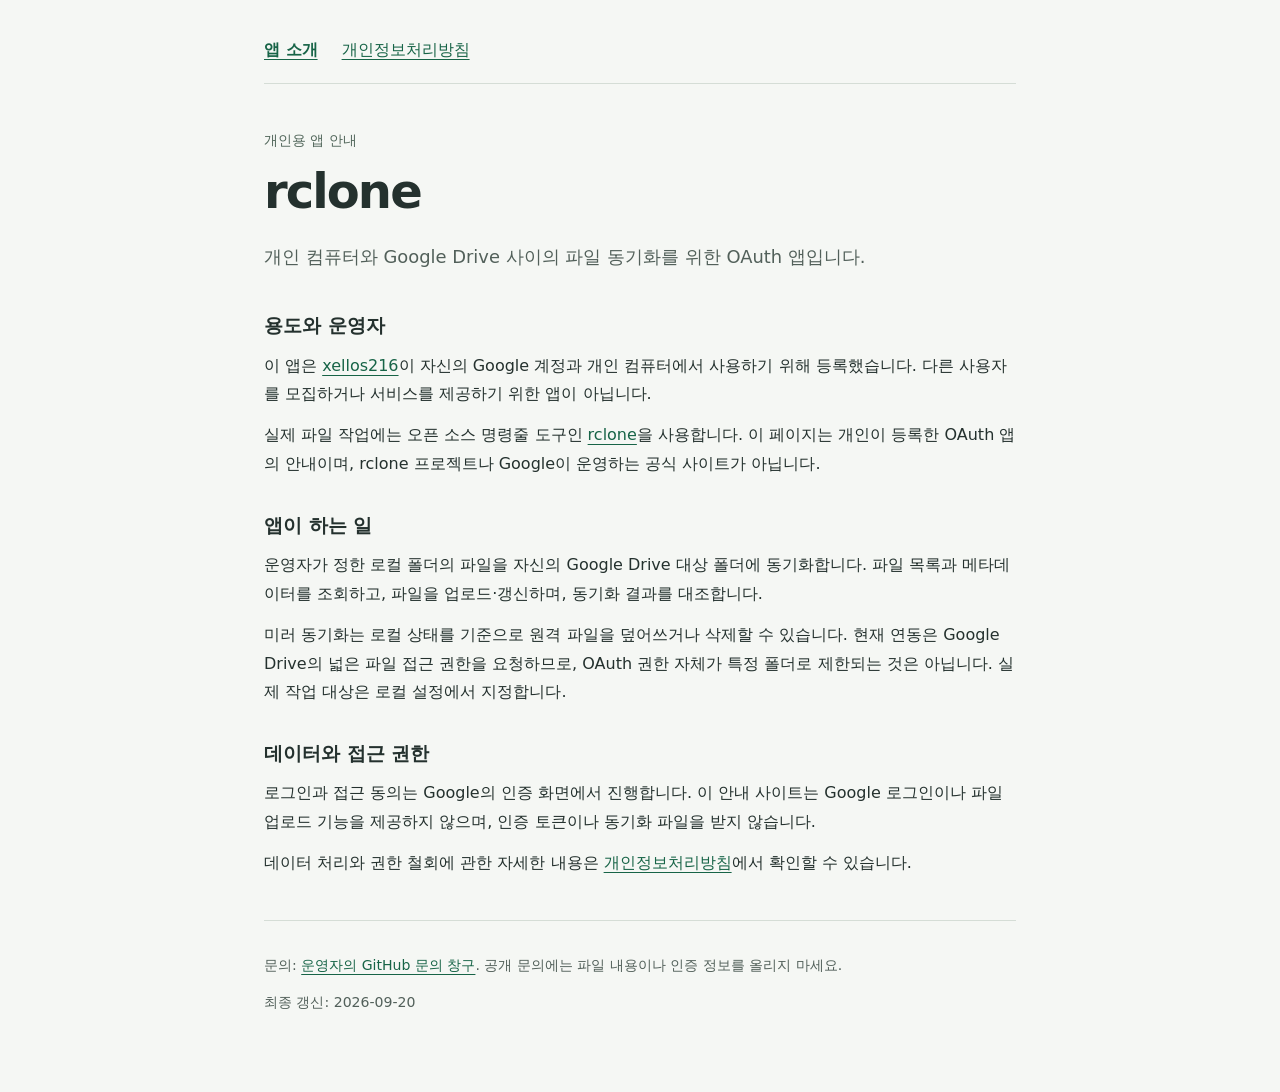
<file: index.html>
<!doctype html>
<html lang="ko">
<head>
  <meta charset="utf-8">
  <meta name="viewport" content="width=device-width, initial-scale=1">
  <meta name="description" content="개인 Google Drive 파일 동기화에 사용하는 rclone OAuth 앱 안내입니다.">
  <title>rclone · 개인용 Google Drive 동기화</title>
  <link rel="icon" href="favicon.svg" type="image/svg+xml">
  <link rel="stylesheet" href="style.css">
</head>
<body>
  <main>
    <nav aria-label="페이지 탐색"><a href="./" aria-current="page">앱 소개</a><a href="privacy.html">개인정보처리방침</a></nav>
    <p class="eyebrow">개인용 앱 안내</p>
    <h1>rclone</h1>
    <p class="lead">개인 컴퓨터와 Google Drive 사이의 파일 동기화를 위한 OAuth 앱입니다.</p>
    <section>
      <h2>용도와 운영자</h2>
      <p>이 앱은 <a href="https://github.com/xellos216">xellos216</a>이 자신의 Google 계정과 개인 컴퓨터에서 사용하기 위해 등록했습니다. 다른 사용자를 모집하거나 서비스를 제공하기 위한 앱이 아닙니다.</p>
      <p>실제 파일 작업에는 오픈 소스 명령줄 도구인 <a href="https://rclone.org/">rclone</a>을 사용합니다. 이 페이지는 개인이 등록한 OAuth 앱의 안내이며, rclone 프로젝트나 Google이 운영하는 공식 사이트가 아닙니다.</p>
    </section>
    <section>
      <h2>앱이 하는 일</h2>
      <p>운영자가 정한 로컬 폴더의 파일을 자신의 Google Drive 대상 폴더에 동기화합니다. 파일 목록과 메타데이터를 조회하고, 파일을 업로드·갱신하며, 동기화 결과를 대조합니다.</p>
      <p>미러 동기화는 로컬 상태를 기준으로 원격 파일을 덮어쓰거나 삭제할 수 있습니다. 현재 연동은 Google Drive의 넓은 파일 접근 권한을 요청하므로, OAuth 권한 자체가 특정 폴더로 제한되는 것은 아닙니다. 실제 작업 대상은 로컬 설정에서 지정합니다.</p>
    </section>
    <section>
      <h2>데이터와 접근 권한</h2>
      <p>로그인과 접근 동의는 Google의 인증 화면에서 진행합니다. 이 안내 사이트는 Google 로그인이나 파일 업로드 기능을 제공하지 않으며, 인증 토큰이나 동기화 파일을 받지 않습니다.</p>
      <p>데이터 처리와 권한 철회에 관한 자세한 내용은 <a href="privacy.html">개인정보처리방침</a>에서 확인할 수 있습니다.</p>
    </section>
    <footer>
      <p>문의: <a href="https://github.com/xellos216/rclone-oauth-info/issues">운영자의 GitHub 문의 창구</a>. 공개 문의에는 파일 내용이나 인증 정보를 올리지 마세요.</p>
      <p>최종 갱신: 2026-09-20</p>
    </footer>
  </main>
</body>
</html>
</file>
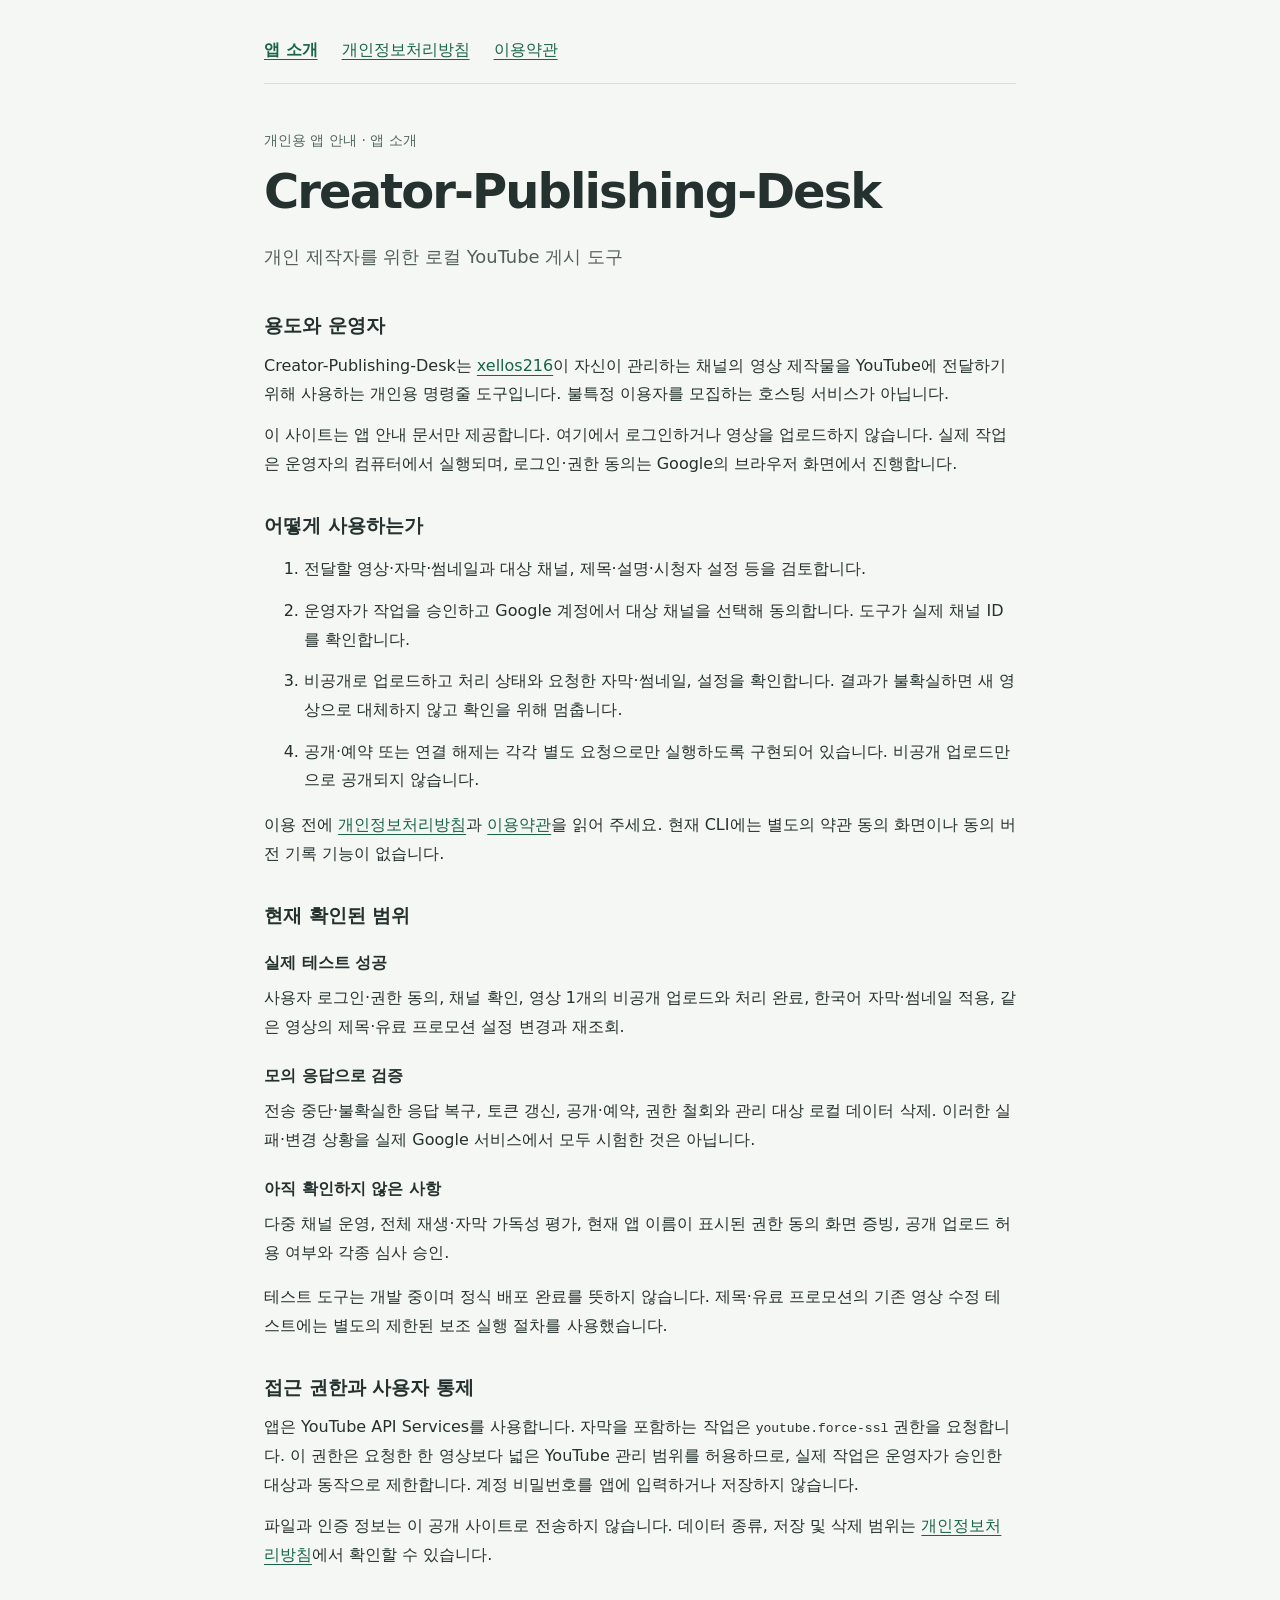
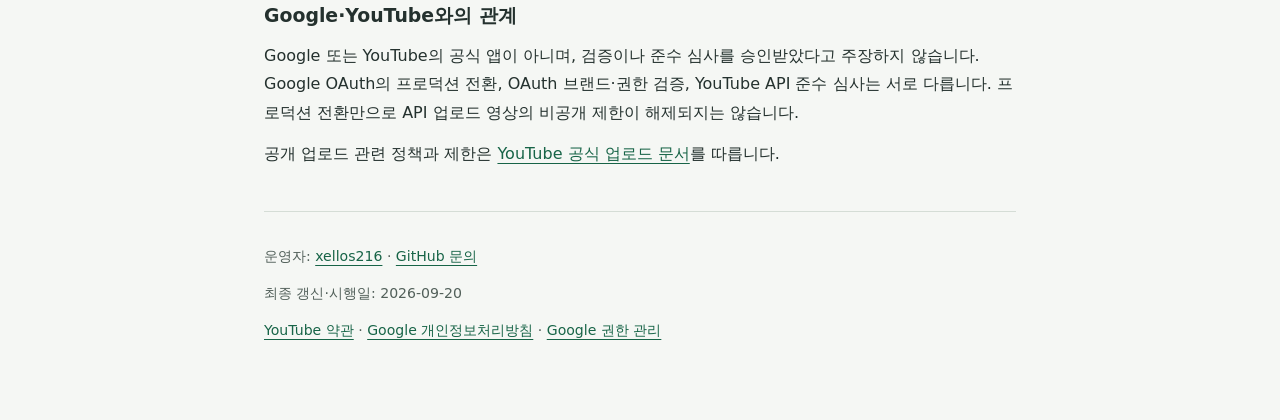
<file: creator-publishing-desk/index.html>
<!doctype html>
<html lang="ko">
<head>
<meta charset="utf-8">
<meta name="viewport" content="width=device-width, initial-scale=1">
<meta name="description" content="Creator-Publishing-Desk 앱 소개 — 개인용 YouTube 게시 도구의 기능과 데이터 처리 안내">
<title>Creator-Publishing-Desk · 앱 소개</title>
<link rel="stylesheet" href="../style.css">
<link rel="stylesheet" href="site.css">
<link rel="canonical" href="https://xellos216.github.io/rclone-oauth-info/creator-publishing-desk/">
</head>
<body><main>
<nav aria-label="Creator-Publishing-Desk 페이지 탐색"><a href="./" aria-current="page">앱 소개</a><a href="privacy.html">개인정보처리방침</a><a href="terms.html">이용약관</a></nav>
<p class="eyebrow">개인용 앱 안내 · 앱 소개</p>
<h1>Creator-Publishing-Desk</h1>
<p class="lead">개인 제작자를 위한 로컬 YouTube 게시 도구</p>

<section><h2>용도와 운영자</h2><p>Creator-Publishing-Desk는 <a href="https://github.com/xellos216">xellos216</a>이 자신이 관리하는 채널의 영상 제작물을 YouTube에 전달하기 위해 사용하는 개인용 명령줄 도구입니다. 불특정 이용자를 모집하는 호스팅 서비스가 아닙니다.</p><p>이 사이트는 앱 안내 문서만 제공합니다. 여기에서 로그인하거나 영상을 업로드하지 않습니다. 실제 작업은 운영자의 컴퓨터에서 실행되며, 로그인·권한 동의는 Google의 브라우저 화면에서 진행합니다.</p></section>
<section><h2>어떻게 사용하는가</h2><ol><li>전달할 영상·자막·썸네일과 대상 채널, 제목·설명·시청자 설정 등을 검토합니다.</li><li>운영자가 작업을 승인하고 Google 계정에서 대상 채널을 선택해 동의합니다. 도구가 실제 채널 ID를 확인합니다.</li><li>비공개로 업로드하고 처리 상태와 요청한 자막·썸네일, 설정을 확인합니다. 결과가 불확실하면 새 영상으로 대체하지 않고 확인을 위해 멈춥니다.</li><li>공개·예약 또는 연결 해제는 각각 별도 요청으로만 실행하도록 구현되어 있습니다. 비공개 업로드만으로 공개되지 않습니다.</li></ol><p>이용 전에 <a href="privacy.html">개인정보처리방침</a>과 <a href="terms.html">이용약관</a>을 읽어 주세요. 현재 CLI에는 별도의 약관 동의 화면이나 동의 버전 기록 기능이 없습니다.</p></section>
<section><h2>현재 확인된 범위</h2><dl><dt>실제 테스트 성공</dt><dd>사용자 로그인·권한 동의, 채널 확인, 영상 1개의 비공개 업로드와 처리 완료, 한국어 자막·썸네일 적용, 같은 영상의 제목·유료 프로모션 설정 변경과 재조회.</dd><dt>모의 응답으로 검증</dt><dd>전송 중단·불확실한 응답 복구, 토큰 갱신, 공개·예약, 권한 철회와 관리 대상 로컬 데이터 삭제. 이러한 실패·변경 상황을 실제 Google 서비스에서 모두 시험한 것은 아닙니다.</dd><dt>아직 확인하지 않은 사항</dt><dd>다중 채널 운영, 전체 재생·자막 가독성 평가, 현재 앱 이름이 표시된 권한 동의 화면 증빙, 공개 업로드 허용 여부와 각종 심사 승인.</dd></dl><p>테스트 도구는 개발 중이며 정식 배포 완료를 뜻하지 않습니다. 제목·유료 프로모션의 기존 영상 수정 테스트에는 별도의 제한된 보조 실행 절차를 사용했습니다.</p></section>
<section><h2>접근 권한과 사용자 통제</h2><p>앱은 YouTube API Services를 사용합니다. 자막을 포함하는 작업은 <code>youtube.force-ssl</code> 권한을 요청합니다. 이 권한은 요청한 한 영상보다 넓은 YouTube 관리 범위를 허용하므로, 실제 작업은 운영자가 승인한 대상과 동작으로 제한합니다. 계정 비밀번호를 앱에 입력하거나 저장하지 않습니다.</p><p>파일과 인증 정보는 이 공개 사이트로 전송하지 않습니다. 데이터 종류, 저장 및 삭제 범위는 <a href="privacy.html">개인정보처리방침</a>에서 확인할 수 있습니다.</p></section>
<section><h2>Google·YouTube와의 관계</h2><p>Google 또는 YouTube의 공식 앱이 아니며, 검증이나 준수 심사를 승인받았다고 주장하지 않습니다. Google OAuth의 프로덕션 전환, OAuth 브랜드·권한 검증, YouTube API 준수 심사는 서로 다릅니다. 프로덕션 전환만으로 API 업로드 영상의 비공개 제한이 해제되지는 않습니다.</p><p>공개 업로드 관련 정책과 제한은 <a href="https://developers.google.com/youtube/v3/docs/videos/insert">YouTube 공식 업로드 문서</a>를 따릅니다.</p></section>

<footer><p>운영자: <a href="https://github.com/xellos216">xellos216</a> · <a href="https://github.com/xellos216/rclone-oauth-info/issues">GitHub 문의</a></p>
<p>최종 갱신·시행일: <time datetime="2026-09-20">2026-09-20</time></p>
<p><a href="https://www.youtube.com/t/terms">YouTube 약관</a> · <a href="https://policies.google.com/privacy">Google 개인정보처리방침</a> · <a href="https://security.google.com/settings/security/permissions">Google 권한 관리</a></p></footer>
</main></body></html>
</file>
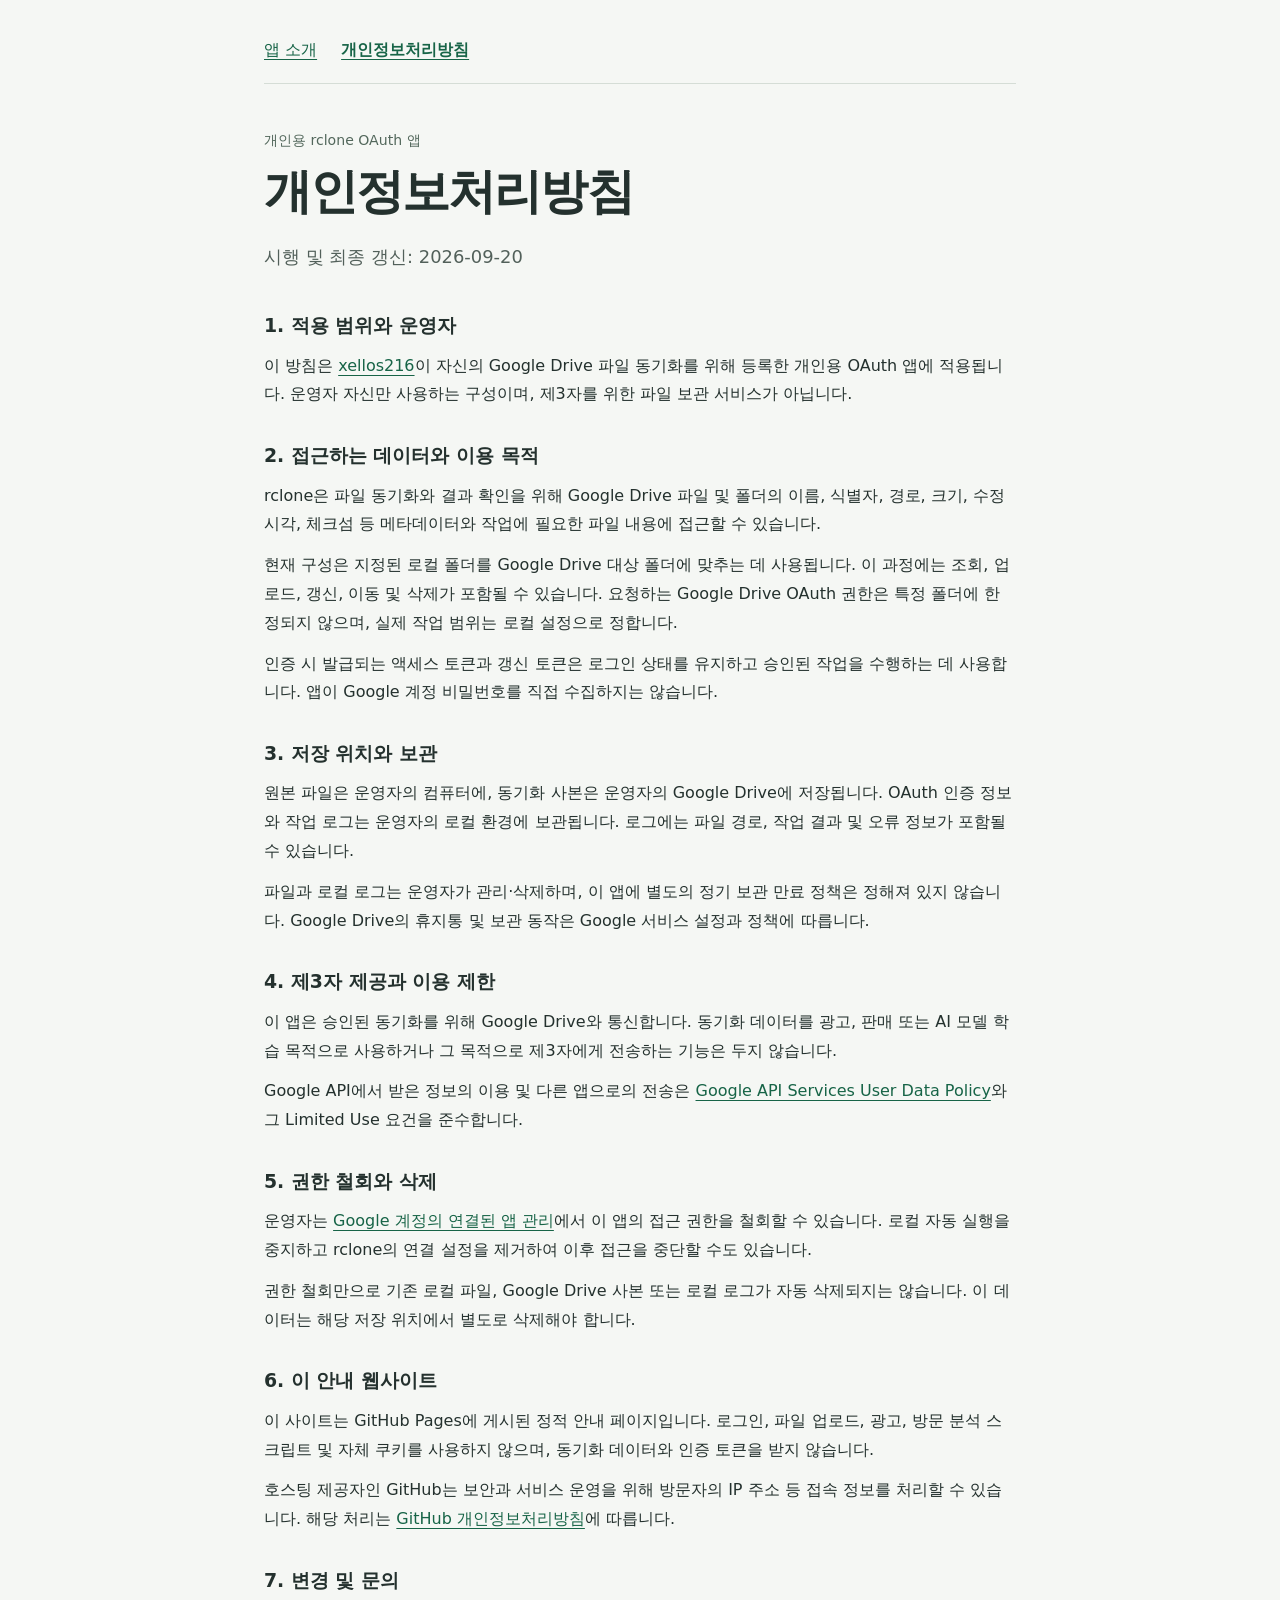
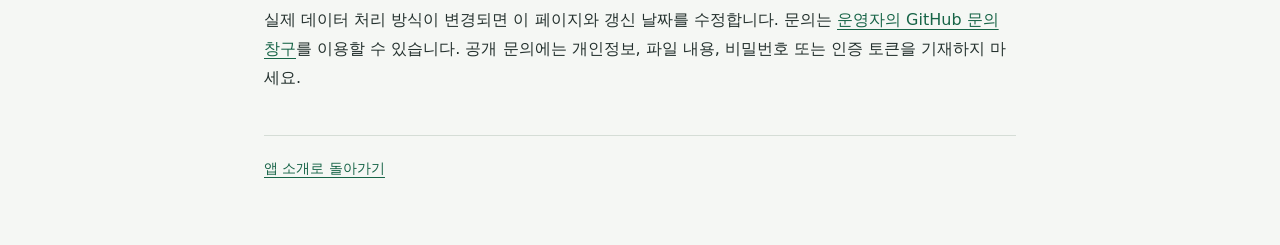
<file: privacy.html>
<!doctype html>
<html lang="ko">
<head>
  <meta charset="utf-8">
  <meta name="viewport" content="width=device-width, initial-scale=1">
  <meta name="description" content="개인용 rclone Google Drive OAuth 앱의 데이터 접근, 저장, 이용 및 권한 철회 안내입니다.">
  <title>개인정보처리방침 · rclone 개인용 앱</title>
  <link rel="icon" href="favicon.svg" type="image/svg+xml">
  <link rel="stylesheet" href="style.css">
</head>
<body>
  <main>
    <nav aria-label="페이지 탐색"><a href="./">앱 소개</a><a href="privacy.html" aria-current="page">개인정보처리방침</a></nav>
    <p class="eyebrow">개인용 rclone OAuth 앱</p>
    <h1>개인정보처리방침</h1>
    <p class="lead">시행 및 최종 갱신: 2026-09-20</p>
    <section>
      <h2>1. 적용 범위와 운영자</h2>
      <p>이 방침은 <a href="https://github.com/xellos216">xellos216</a>이 자신의 Google Drive 파일 동기화를 위해 등록한 개인용 OAuth 앱에 적용됩니다. 운영자 자신만 사용하는 구성이며, 제3자를 위한 파일 보관 서비스가 아닙니다.</p>
    </section>
    <section>
      <h2>2. 접근하는 데이터와 이용 목적</h2>
      <p>rclone은 파일 동기화와 결과 확인을 위해 Google Drive 파일 및 폴더의 이름, 식별자, 경로, 크기, 수정 시각, 체크섬 등 메타데이터와 작업에 필요한 파일 내용에 접근할 수 있습니다.</p>
      <p>현재 구성은 지정된 로컬 폴더를 Google Drive 대상 폴더에 맞추는 데 사용됩니다. 이 과정에는 조회, 업로드, 갱신, 이동 및 삭제가 포함될 수 있습니다. 요청하는 Google Drive OAuth 권한은 특정 폴더에 한정되지 않으며, 실제 작업 범위는 로컬 설정으로 정합니다.</p>
      <p>인증 시 발급되는 액세스 토큰과 갱신 토큰은 로그인 상태를 유지하고 승인된 작업을 수행하는 데 사용합니다. 앱이 Google 계정 비밀번호를 직접 수집하지는 않습니다.</p>
    </section>
    <section>
      <h2>3. 저장 위치와 보관</h2>
      <p>원본 파일은 운영자의 컴퓨터에, 동기화 사본은 운영자의 Google Drive에 저장됩니다. OAuth 인증 정보와 작업 로그는 운영자의 로컬 환경에 보관됩니다. 로그에는 파일 경로, 작업 결과 및 오류 정보가 포함될 수 있습니다.</p>
      <p>파일과 로컬 로그는 운영자가 관리·삭제하며, 이 앱에 별도의 정기 보관 만료 정책은 정해져 있지 않습니다. Google Drive의 휴지통 및 보관 동작은 Google 서비스 설정과 정책에 따릅니다.</p>
    </section>
    <section>
      <h2>4. 제3자 제공과 이용 제한</h2>
      <p>이 앱은 승인된 동기화를 위해 Google Drive와 통신합니다. 동기화 데이터를 광고, 판매 또는 AI 모델 학습 목적으로 사용하거나 그 목적으로 제3자에게 전송하는 기능은 두지 않습니다.</p>
      <p>Google API에서 받은 정보의 이용 및 다른 앱으로의 전송은 <a href="https://developers.google.com/terms/api-services-user-data-policy">Google API Services User Data Policy</a>와 그 Limited Use 요건을 준수합니다.</p>
    </section>
    <section>
      <h2>5. 권한 철회와 삭제</h2>
      <p>운영자는 <a href="https://myaccount.google.com/connections">Google 계정의 연결된 앱 관리</a>에서 이 앱의 접근 권한을 철회할 수 있습니다. 로컬 자동 실행을 중지하고 rclone의 연결 설정을 제거하여 이후 접근을 중단할 수도 있습니다.</p>
      <p>권한 철회만으로 기존 로컬 파일, Google Drive 사본 또는 로컬 로그가 자동 삭제되지는 않습니다. 이 데이터는 해당 저장 위치에서 별도로 삭제해야 합니다.</p>
    </section>
    <section>
      <h2>6. 이 안내 웹사이트</h2>
      <p>이 사이트는 GitHub Pages에 게시된 정적 안내 페이지입니다. 로그인, 파일 업로드, 광고, 방문 분석 스크립트 및 자체 쿠키를 사용하지 않으며, 동기화 데이터와 인증 토큰을 받지 않습니다.</p>
      <p>호스팅 제공자인 GitHub는 보안과 서비스 운영을 위해 방문자의 IP 주소 등 접속 정보를 처리할 수 있습니다. 해당 처리는 <a href="https://docs.github.com/en/site-policy/privacy-policies/github-general-privacy-statement">GitHub 개인정보처리방침</a>에 따릅니다.</p>
    </section>
    <section>
      <h2>7. 변경 및 문의</h2>
      <p>실제 데이터 처리 방식이 변경되면 이 페이지와 갱신 날짜를 수정합니다. 문의는 <a href="https://github.com/xellos216/rclone-oauth-info/issues">운영자의 GitHub 문의 창구</a>를 이용할 수 있습니다. 공개 문의에는 개인정보, 파일 내용, 비밀번호 또는 인증 토큰을 기재하지 마세요.</p>
    </section>
    <footer><a href="./">앱 소개로 돌아가기</a></footer>
  </main>
</body>
</html>
</file>
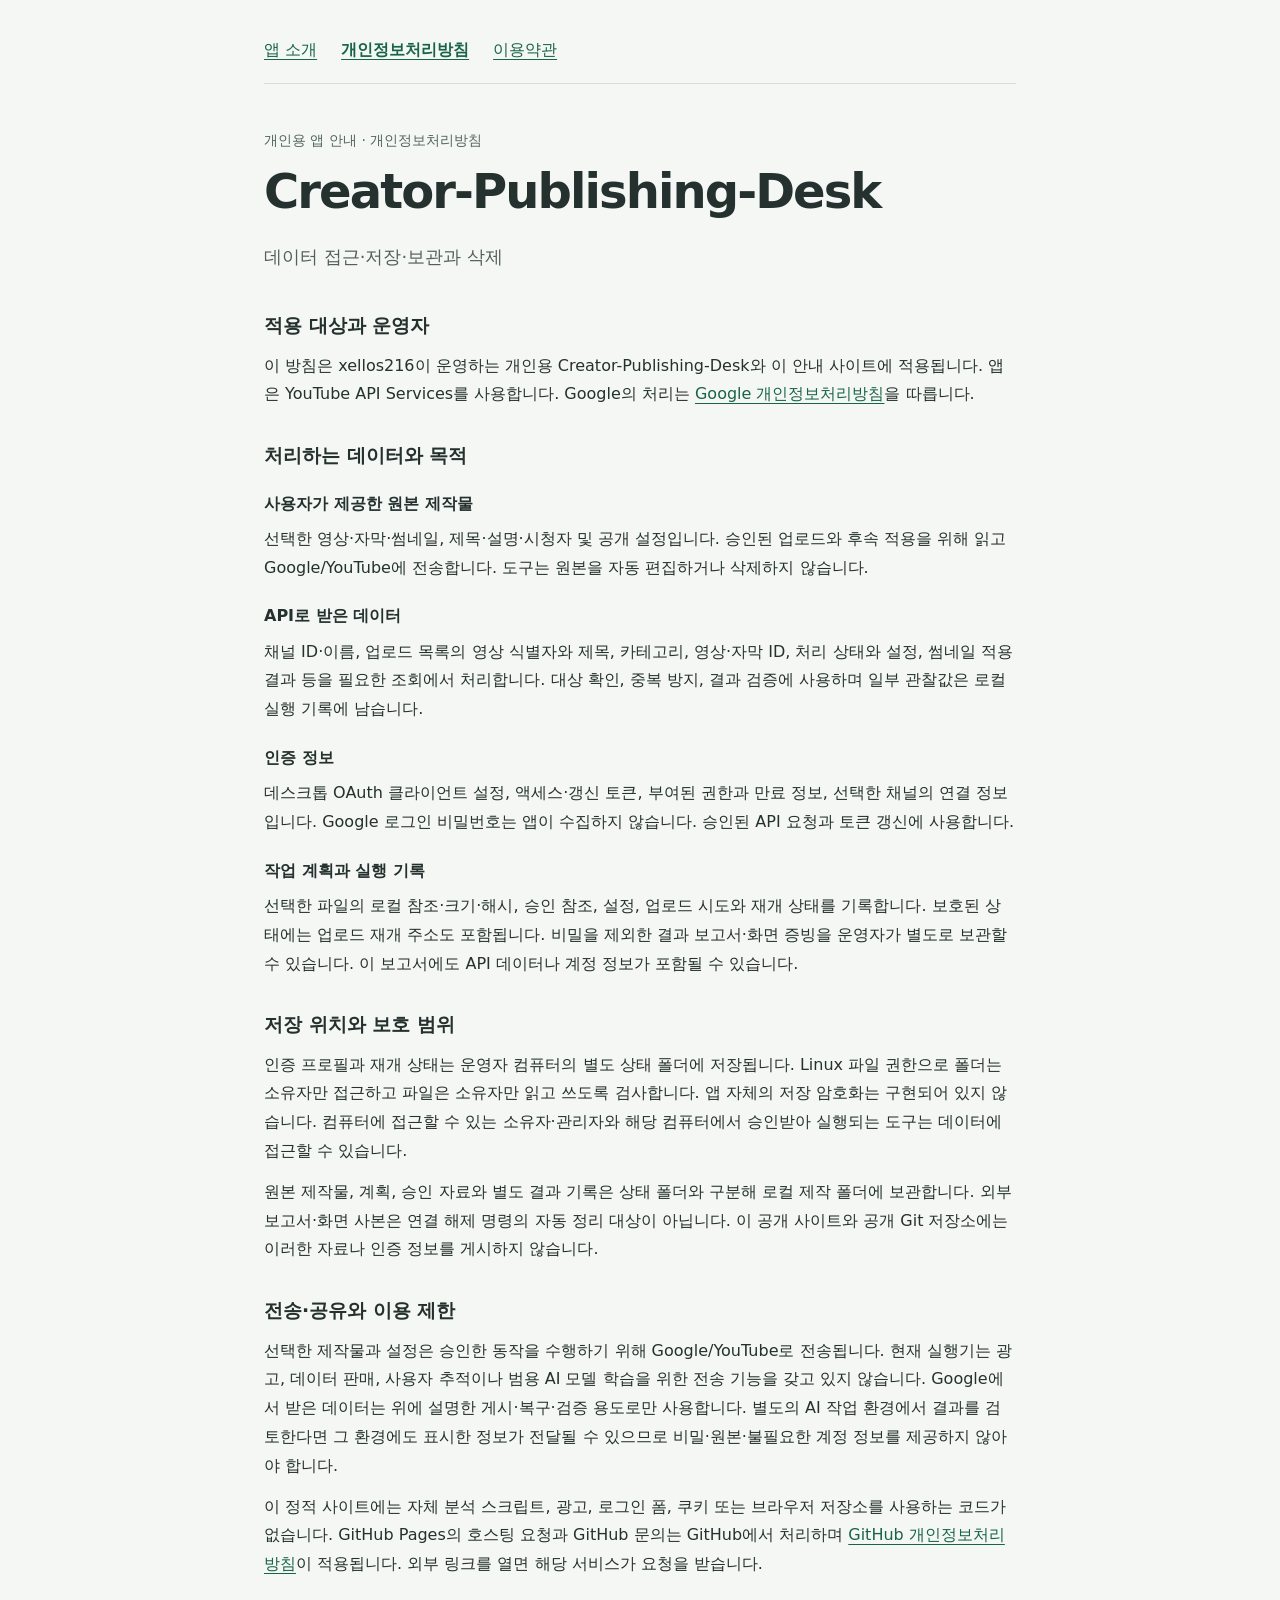
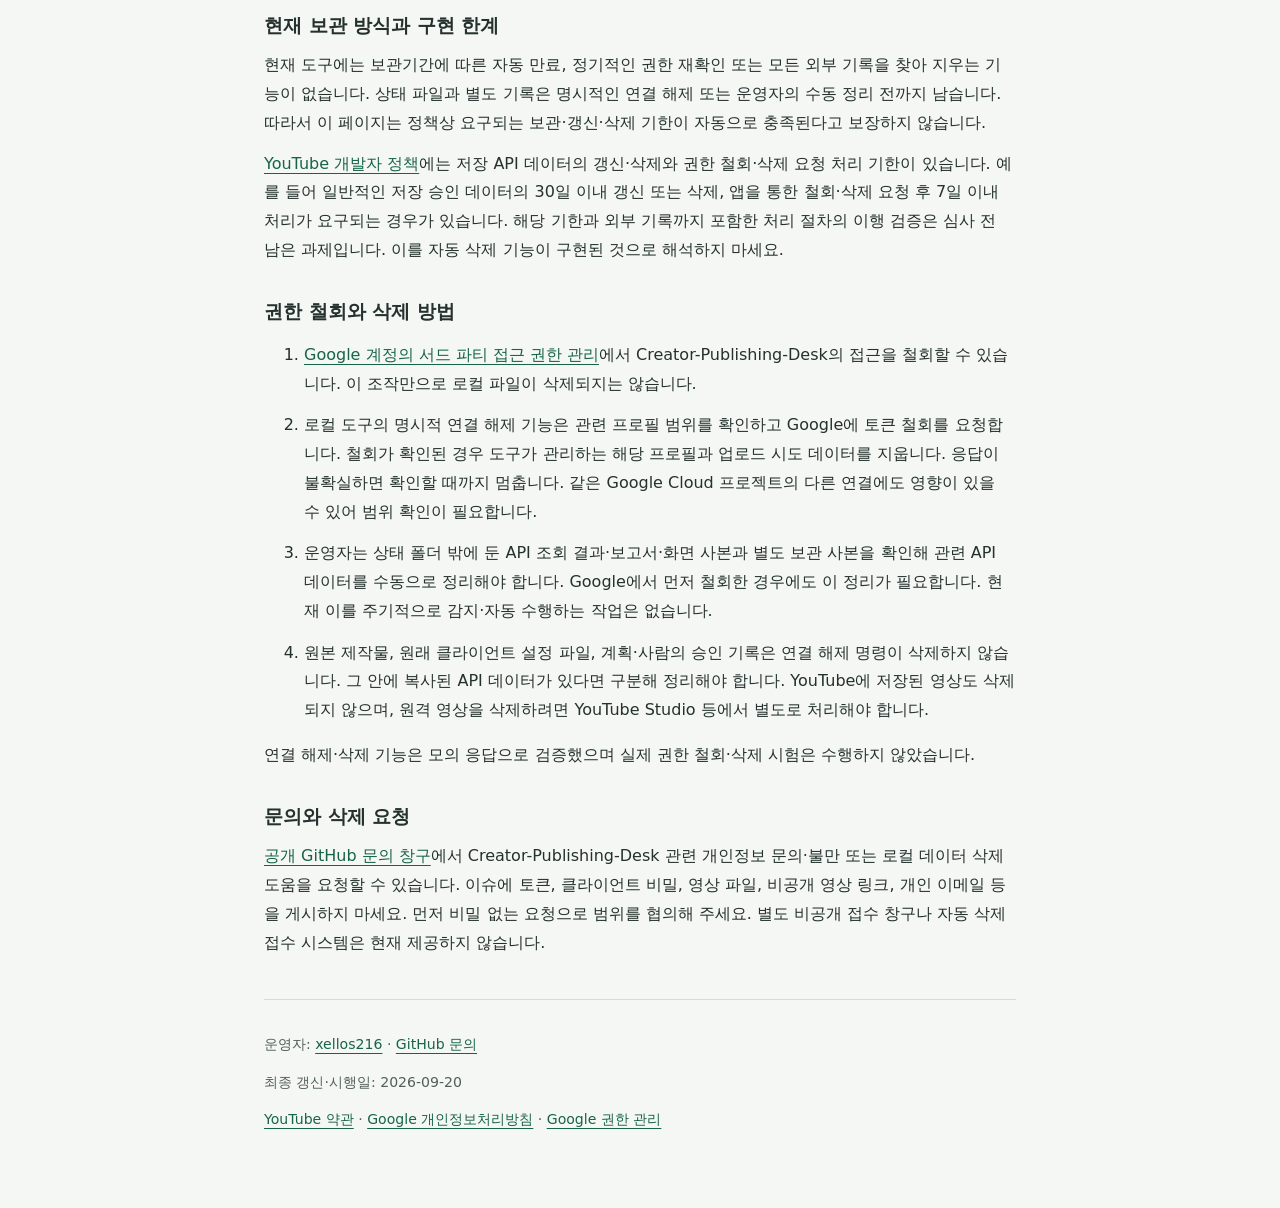
<file: creator-publishing-desk/privacy.html>
<!doctype html>
<html lang="ko">
<head>
<meta charset="utf-8">
<meta name="viewport" content="width=device-width, initial-scale=1">
<meta name="description" content="Creator-Publishing-Desk 개인정보처리방침 — 개인용 YouTube 게시 도구의 기능과 데이터 처리 안내">
<title>Creator-Publishing-Desk · 개인정보처리방침</title>
<link rel="stylesheet" href="../style.css">
<link rel="stylesheet" href="site.css">
<link rel="canonical" href="https://xellos216.github.io/rclone-oauth-info/creator-publishing-desk/privacy.html">
</head>
<body><main>
<nav aria-label="Creator-Publishing-Desk 페이지 탐색"><a href="./">앱 소개</a><a href="privacy.html" aria-current="page">개인정보처리방침</a><a href="terms.html">이용약관</a></nav>
<p class="eyebrow">개인용 앱 안내 · 개인정보처리방침</p>
<h1>Creator-Publishing-Desk</h1>
<p class="lead">데이터 접근·저장·보관과 삭제</p>

<section><h2>적용 대상과 운영자</h2><p>이 방침은 xellos216이 운영하는 개인용 Creator-Publishing-Desk와 이 안내 사이트에 적용됩니다. 앱은 YouTube API Services를 사용합니다. Google의 처리는 <a href="https://policies.google.com/privacy">Google 개인정보처리방침</a>을 따릅니다.</p></section>
<section><h2>처리하는 데이터와 목적</h2><dl><dt>사용자가 제공한 원본 제작물</dt><dd>선택한 영상·자막·썸네일, 제목·설명·시청자 및 공개 설정입니다. 승인된 업로드와 후속 적용을 위해 읽고 Google/YouTube에 전송합니다. 도구는 원본을 자동 편집하거나 삭제하지 않습니다.</dd><dt>API로 받은 데이터</dt><dd>채널 ID·이름, 업로드 목록의 영상 식별자와 제목, 카테고리, 영상·자막 ID, 처리 상태와 설정, 썸네일 적용 결과 등을 필요한 조회에서 처리합니다. 대상 확인, 중복 방지, 결과 검증에 사용하며 일부 관찰값은 로컬 실행 기록에 남습니다.</dd><dt>인증 정보</dt><dd>데스크톱 OAuth 클라이언트 설정, 액세스·갱신 토큰, 부여된 권한과 만료 정보, 선택한 채널의 연결 정보입니다. Google 로그인 비밀번호는 앱이 수집하지 않습니다. 승인된 API 요청과 토큰 갱신에 사용합니다.</dd><dt>작업 계획과 실행 기록</dt><dd>선택한 파일의 로컬 참조·크기·해시, 승인 참조, 설정, 업로드 시도와 재개 상태를 기록합니다. 보호된 상태에는 업로드 재개 주소도 포함됩니다. 비밀을 제외한 결과 보고서·화면 증빙을 운영자가 별도로 보관할 수 있습니다. 이 보고서에도 API 데이터나 계정 정보가 포함될 수 있습니다.</dd></dl></section>
<section><h2>저장 위치와 보호 범위</h2><p>인증 프로필과 재개 상태는 운영자 컴퓨터의 별도 상태 폴더에 저장됩니다. Linux 파일 권한으로 폴더는 소유자만 접근하고 파일은 소유자만 읽고 쓰도록 검사합니다. 앱 자체의 저장 암호화는 구현되어 있지 않습니다. 컴퓨터에 접근할 수 있는 소유자·관리자와 해당 컴퓨터에서 승인받아 실행되는 도구는 데이터에 접근할 수 있습니다.</p><p>원본 제작물, 계획, 승인 자료와 별도 결과 기록은 상태 폴더와 구분해 로컬 제작 폴더에 보관합니다. 외부 보고서·화면 사본은 연결 해제 명령의 자동 정리 대상이 아닙니다. 이 공개 사이트와 공개 Git 저장소에는 이러한 자료나 인증 정보를 게시하지 않습니다.</p></section>
<section><h2>전송·공유와 이용 제한</h2><p>선택한 제작물과 설정은 승인한 동작을 수행하기 위해 Google/YouTube로 전송됩니다. 현재 실행기는 광고, 데이터 판매, 사용자 추적이나 범용 AI 모델 학습을 위한 전송 기능을 갖고 있지 않습니다. Google에서 받은 데이터는 위에 설명한 게시·복구·검증 용도로만 사용합니다. 별도의 AI 작업 환경에서 결과를 검토한다면 그 환경에도 표시한 정보가 전달될 수 있으므로 비밀·원본·불필요한 계정 정보를 제공하지 않아야 합니다.</p><p>이 정적 사이트에는 자체 분석 스크립트, 광고, 로그인 폼, 쿠키 또는 브라우저 저장소를 사용하는 코드가 없습니다. GitHub Pages의 호스팅 요청과 GitHub 문의는 GitHub에서 처리하며 <a href="https://docs.github.com/en/site-policy/privacy-policies/github-general-privacy-statement">GitHub 개인정보처리방침</a>이 적용됩니다. 외부 링크를 열면 해당 서비스가 요청을 받습니다.</p></section>
<section><h2>현재 보관 방식과 구현 한계</h2><p>현재 도구에는 보관기간에 따른 자동 만료, 정기적인 권한 재확인 또는 모든 외부 기록을 찾아 지우는 기능이 없습니다. 상태 파일과 별도 기록은 명시적인 연결 해제 또는 운영자의 수동 정리 전까지 남습니다. 따라서 이 페이지는 정책상 요구되는 보관·갱신·삭제 기한이 자동으로 충족된다고 보장하지 않습니다.</p><p><a href="https://developers.google.com/youtube/terms/developer-policies">YouTube 개발자 정책</a>에는 저장 API 데이터의 갱신·삭제와 권한 철회·삭제 요청 처리 기한이 있습니다. 예를 들어 일반적인 저장 승인 데이터의 30일 이내 갱신 또는 삭제, 앱을 통한 철회·삭제 요청 후 7일 이내 처리가 요구되는 경우가 있습니다. 해당 기한과 외부 기록까지 포함한 처리 절차의 이행 검증은 심사 전 남은 과제입니다. 이를 자동 삭제 기능이 구현된 것으로 해석하지 마세요.</p></section>
<section id="disconnect"><h2>권한 철회와 삭제 방법</h2><ol><li><a href="https://security.google.com/settings/security/permissions">Google 계정의 서드 파티 접근 권한 관리</a>에서 Creator-Publishing-Desk의 접근을 철회할 수 있습니다. 이 조작만으로 로컬 파일이 삭제되지는 않습니다.</li><li>로컬 도구의 명시적 연결 해제 기능은 관련 프로필 범위를 확인하고 Google에 토큰 철회를 요청합니다. 철회가 확인된 경우 도구가 관리하는 해당 프로필과 업로드 시도 데이터를 지웁니다. 응답이 불확실하면 확인할 때까지 멈춥니다. 같은 Google Cloud 프로젝트의 다른 연결에도 영향이 있을 수 있어 범위 확인이 필요합니다.</li><li>운영자는 상태 폴더 밖에 둔 API 조회 결과·보고서·화면 사본과 별도 보관 사본을 확인해 관련 API 데이터를 수동으로 정리해야 합니다. Google에서 먼저 철회한 경우에도 이 정리가 필요합니다. 현재 이를 주기적으로 감지·자동 수행하는 작업은 없습니다.</li><li>원본 제작물, 원래 클라이언트 설정 파일, 계획·사람의 승인 기록은 연결 해제 명령이 삭제하지 않습니다. 그 안에 복사된 API 데이터가 있다면 구분해 정리해야 합니다. YouTube에 저장된 영상도 삭제되지 않으며, 원격 영상을 삭제하려면 YouTube Studio 등에서 별도로 처리해야 합니다.</li></ol><p>연결 해제·삭제 기능은 모의 응답으로 검증했으며 실제 권한 철회·삭제 시험은 수행하지 않았습니다.</p></section>
<section><h2>문의와 삭제 요청</h2><p><a href="https://github.com/xellos216/rclone-oauth-info/issues">공개 GitHub 문의 창구</a>에서 Creator-Publishing-Desk 관련 개인정보 문의·불만 또는 로컬 데이터 삭제 도움을 요청할 수 있습니다. 이슈에 토큰, 클라이언트 비밀, 영상 파일, 비공개 영상 링크, 개인 이메일 등을 게시하지 마세요. 먼저 비밀 없는 요청으로 범위를 협의해 주세요. 별도 비공개 접수 창구나 자동 삭제 접수 시스템은 현재 제공하지 않습니다.</p></section>

<footer><p>운영자: <a href="https://github.com/xellos216">xellos216</a> · <a href="https://github.com/xellos216/rclone-oauth-info/issues">GitHub 문의</a></p>
<p>최종 갱신·시행일: <time datetime="2026-09-20">2026-09-20</time></p>
<p><a href="https://www.youtube.com/t/terms">YouTube 약관</a> · <a href="https://policies.google.com/privacy">Google 개인정보처리방침</a> · <a href="https://security.google.com/settings/security/permissions">Google 권한 관리</a></p></footer>
</main></body></html>
</file>
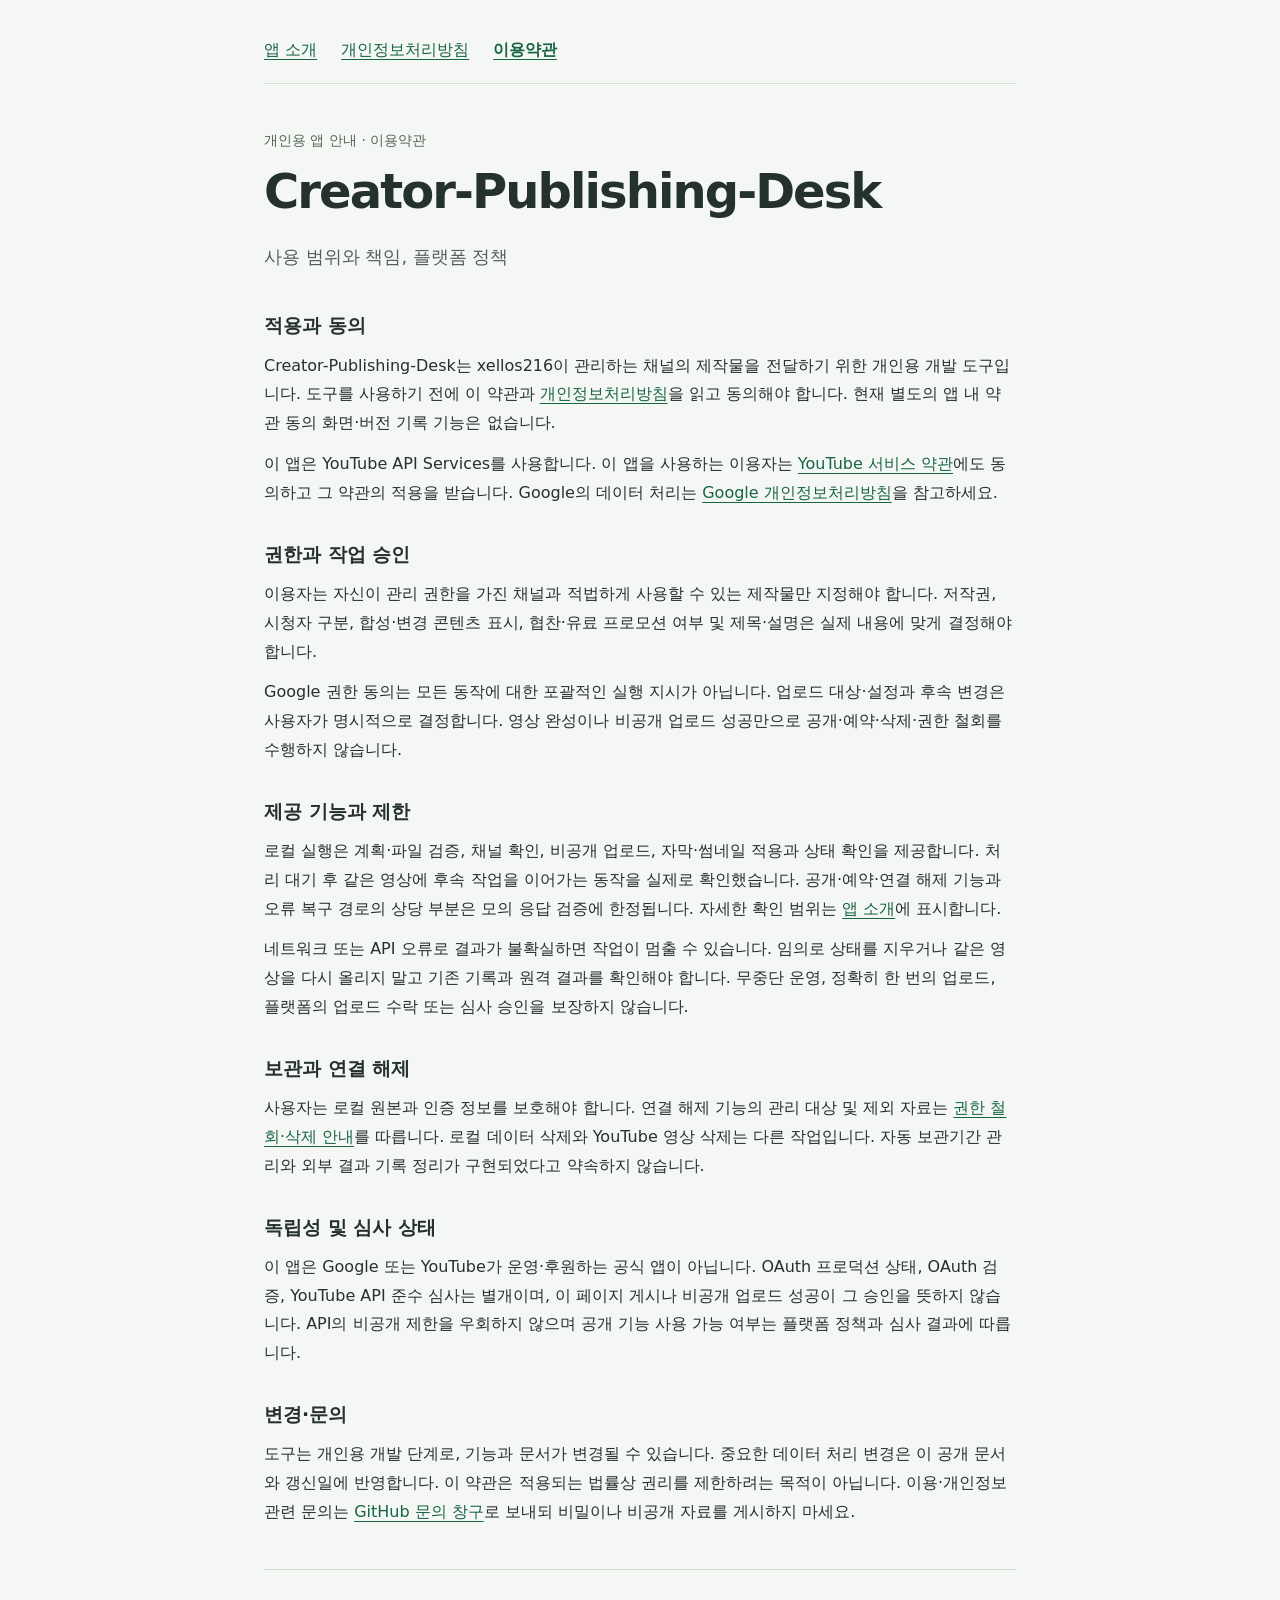
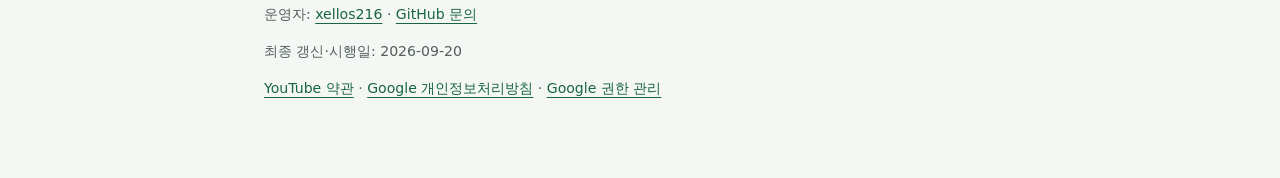
<file: creator-publishing-desk/terms.html>
<!doctype html>
<html lang="ko">
<head>
<meta charset="utf-8">
<meta name="viewport" content="width=device-width, initial-scale=1">
<meta name="description" content="Creator-Publishing-Desk 이용약관 — 개인용 YouTube 게시 도구의 기능과 데이터 처리 안내">
<title>Creator-Publishing-Desk · 이용약관</title>
<link rel="stylesheet" href="../style.css">
<link rel="stylesheet" href="site.css">
<link rel="canonical" href="https://xellos216.github.io/rclone-oauth-info/creator-publishing-desk/terms.html">
</head>
<body><main>
<nav aria-label="Creator-Publishing-Desk 페이지 탐색"><a href="./">앱 소개</a><a href="privacy.html">개인정보처리방침</a><a href="terms.html" aria-current="page">이용약관</a></nav>
<p class="eyebrow">개인용 앱 안내 · 이용약관</p>
<h1>Creator-Publishing-Desk</h1>
<p class="lead">사용 범위와 책임, 플랫폼 정책</p>

<section><h2>적용과 동의</h2><p>Creator-Publishing-Desk는 xellos216이 관리하는 채널의 제작물을 전달하기 위한 개인용 개발 도구입니다. 도구를 사용하기 전에 이 약관과 <a href="privacy.html">개인정보처리방침</a>을 읽고 동의해야 합니다. 현재 별도의 앱 내 약관 동의 화면·버전 기록 기능은 없습니다.</p><p>이 앱은 YouTube API Services를 사용합니다. 이 앱을 사용하는 이용자는 <a href="https://www.youtube.com/t/terms">YouTube 서비스 약관</a>에도 동의하고 그 약관의 적용을 받습니다. Google의 데이터 처리는 <a href="https://policies.google.com/privacy">Google 개인정보처리방침</a>을 참고하세요.</p></section>
<section><h2>권한과 작업 승인</h2><p>이용자는 자신이 관리 권한을 가진 채널과 적법하게 사용할 수 있는 제작물만 지정해야 합니다. 저작권, 시청자 구분, 합성·변경 콘텐츠 표시, 협찬·유료 프로모션 여부 및 제목·설명은 실제 내용에 맞게 결정해야 합니다.</p><p>Google 권한 동의는 모든 동작에 대한 포괄적인 실행 지시가 아닙니다. 업로드 대상·설정과 후속 변경은 사용자가 명시적으로 결정합니다. 영상 완성이나 비공개 업로드 성공만으로 공개·예약·삭제·권한 철회를 수행하지 않습니다.</p></section>
<section><h2>제공 기능과 제한</h2><p>로컬 실행은 계획·파일 검증, 채널 확인, 비공개 업로드, 자막·썸네일 적용과 상태 확인을 제공합니다. 처리 대기 후 같은 영상에 후속 작업을 이어가는 동작을 실제로 확인했습니다. 공개·예약·연결 해제 기능과 오류 복구 경로의 상당 부분은 모의 응답 검증에 한정됩니다. 자세한 확인 범위는 <a href="./">앱 소개</a>에 표시합니다.</p><p>네트워크 또는 API 오류로 결과가 불확실하면 작업이 멈출 수 있습니다. 임의로 상태를 지우거나 같은 영상을 다시 올리지 말고 기존 기록과 원격 결과를 확인해야 합니다. 무중단 운영, 정확히 한 번의 업로드, 플랫폼의 업로드 수락 또는 심사 승인을 보장하지 않습니다.</p></section>
<section><h2>보관과 연결 해제</h2><p>사용자는 로컬 원본과 인증 정보를 보호해야 합니다. 연결 해제 기능의 관리 대상 및 제외 자료는 <a href="privacy.html#disconnect">권한 철회·삭제 안내</a>를 따릅니다. 로컬 데이터 삭제와 YouTube 영상 삭제는 다른 작업입니다. 자동 보관기간 관리와 외부 결과 기록 정리가 구현되었다고 약속하지 않습니다.</p></section>
<section><h2>독립성 및 심사 상태</h2><p>이 앱은 Google 또는 YouTube가 운영·후원하는 공식 앱이 아닙니다. OAuth 프로덕션 상태, OAuth 검증, YouTube API 준수 심사는 별개이며, 이 페이지 게시나 비공개 업로드 성공이 그 승인을 뜻하지 않습니다. API의 비공개 제한을 우회하지 않으며 공개 기능 사용 가능 여부는 플랫폼 정책과 심사 결과에 따릅니다.</p></section>
<section><h2>변경·문의</h2><p>도구는 개인용 개발 단계로, 기능과 문서가 변경될 수 있습니다. 중요한 데이터 처리 변경은 이 공개 문서와 갱신일에 반영합니다. 이 약관은 적용되는 법률상 권리를 제한하려는 목적이 아닙니다. 이용·개인정보 관련 문의는 <a href="https://github.com/xellos216/rclone-oauth-info/issues">GitHub 문의 창구</a>로 보내되 비밀이나 비공개 자료를 게시하지 마세요.</p></section>

<footer><p>운영자: <a href="https://github.com/xellos216">xellos216</a> · <a href="https://github.com/xellos216/rclone-oauth-info/issues">GitHub 문의</a></p>
<p>최종 갱신·시행일: <time datetime="2026-09-20">2026-09-20</time></p>
<p><a href="https://www.youtube.com/t/terms">YouTube 약관</a> · <a href="https://policies.google.com/privacy">Google 개인정보처리방침</a> · <a href="https://security.google.com/settings/security/permissions">Google 권한 관리</a></p></footer>
</main></body></html>
</file>
<file: style.css>
:root { color-scheme: light; font-family: system-ui, -apple-system, BlinkMacSystemFont, "Noto Sans KR", sans-serif; color: #24312e; background: #f5f7f4; line-height: 1.8; }
* { box-sizing: border-box; }
body { margin: 0; }
main { max-width: 800px; margin: 0 auto; padding: 36px 24px 64px; }
nav { display: flex; flex-wrap: wrap; gap: 24px; border-bottom: 1px solid #d5ddd6; padding-bottom: 18px; margin-bottom: 44px; }
a { color: #176447; text-underline-offset: 4px; overflow-wrap: anywhere; }
a:hover { color: #0c422e; }
a:focus-visible { outline: 3px solid #ba7618; outline-offset: 5px; }
nav a[aria-current="page"] { font-weight: 700; }
.eyebrow { color: #52675b; font-size: .88rem; margin: 0 0 8px; }
h1 { font-size: clamp(2rem, 7vw, 3rem); line-height: 1.25; letter-spacing: -.04em; margin: 0 0 20px; word-break: keep-all; }
.lead { font-size: 1.12rem; color: #52605a; margin-bottom: 38px; }
section { margin: 32px 0; }
h2 { font-size: 1.18rem; line-height: 1.5; margin: 0 0 12px; }
p { margin: 12px 0; }
footer { border-top: 1px solid #d5ddd6; padding-top: 20px; margin-top: 42px; color: #52605a; font-size: .88rem; }
@media (max-width: 480px) { main { padding: 24px 20px 44px; } nav { gap: 18px; margin-bottom: 32px; } }
</file>
<file: creator-publishing-desk/site.css>
h1 { overflow-wrap: anywhere; }
dt { font-weight: 700; margin-top: 1.25rem; }
dd { margin: .4rem 0 1rem; }
li { margin-bottom: .8rem; }
code { overflow-wrap: anywhere; }
</file>
